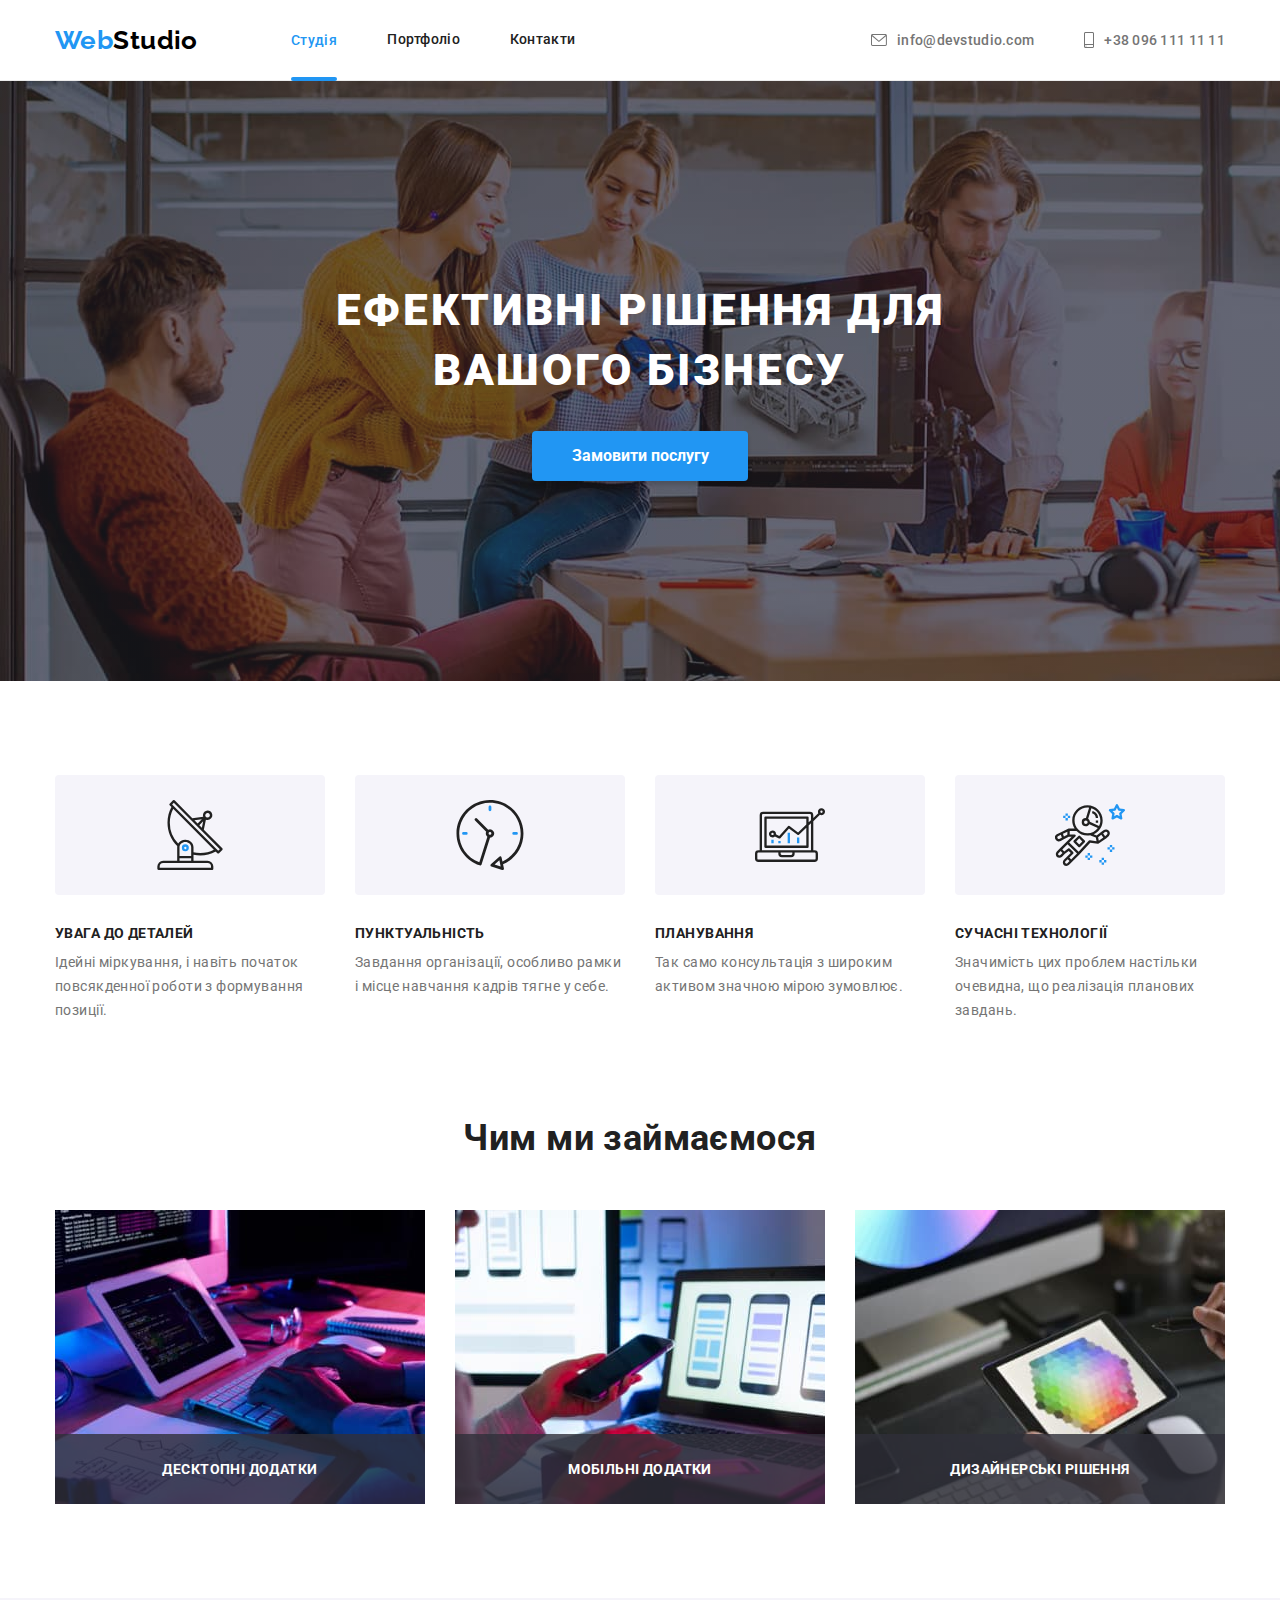
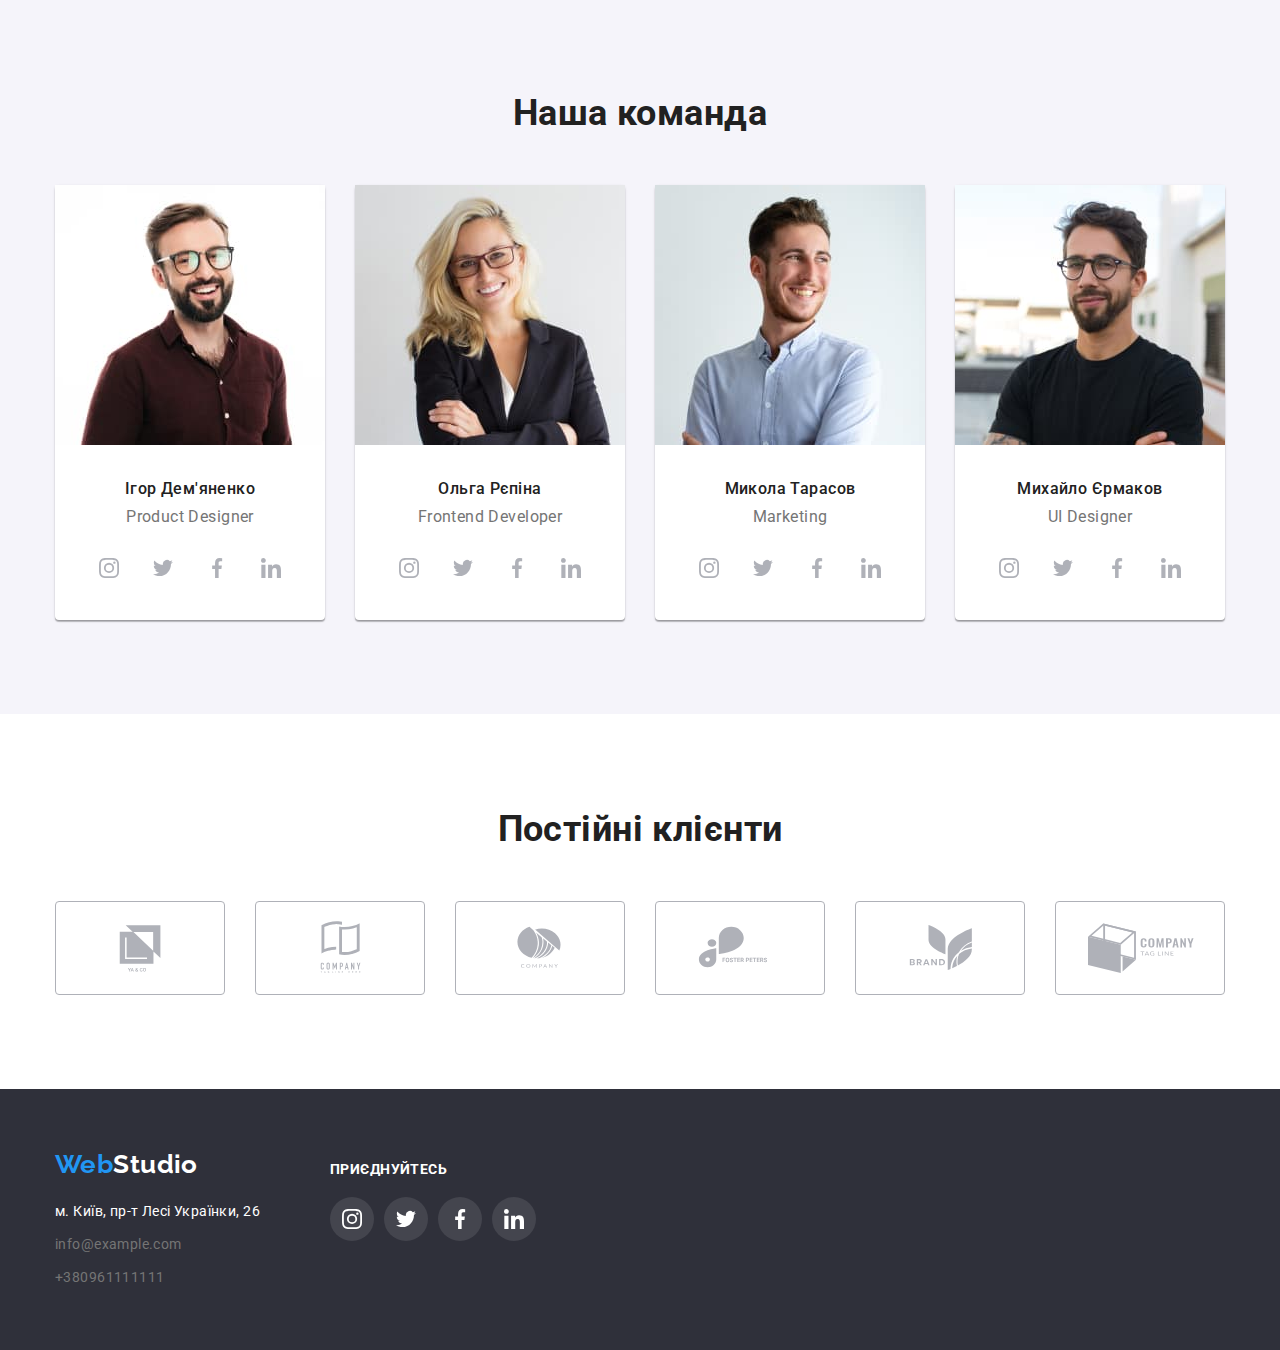
<file: index.html>
<!DOCTYPE html>
<html lang="uk">

<head>
  <meta charset="UTF-8">
  <meta http-equiv="X-UA-Compatible" content="IE=edge">
  <meta name="viewport" content="width=device-width, initial-scale=1.0">
  <link href="./css/normalize.css" rel="stylesheet">
  <link href="https://fonts.googleapis.com/css2?family=Raleway:wght@700&family=Roboto:wght@400;500;700;900&display=swap"
    rel="stylesheet" />
  <link rel="stylesheet" href="./css/styles.css" />
  <link rel="stylesheet" href="./images/icons.svg"/>
  <title>Document</title>
</head>

<body>
  <header class="header">
    <div class="container">
      <div class="header-container">
        <nav class="header-navigation">
          <a class="link web" href="./index.html">Web<span class="studio">Studio</span></a>
          <ul class="list flex-list navigation-list">
            <li><a class="link home current-home" href="./index.html">Студія</a></li>
            <li><a class="link navigation-link" href="./portfolio.html">Портфоліо</a></li>
            <li><a class="link navigation-link" href="#">Контакти</a></li>
          </ul>
        </nav>
        <ul class="list flex-list contact-list">
          <li><a class="link contact-item" href="mailto:info@devstudio.com">
              <svg class="contact-icon" width="16" height="12">
                <use href="./images/icons.svg#icon-letter"></use>
              </svg><span>info@devstudio.com</span></a></li>
          <li><a class="link contact-item" href="tel:+380961111111">
              <svg class="contact-icon" width="10" height="16">
                <use href="./images/icons.svg#icon-smartphone"></use>
              </svg><span>+38 096 111 11 11</span></a></li>
        </ul>
      </div>
    </div>
  </header>
  <main>
    <section class="hero-section">
      <div class="container">
      <div class="hero-content">
        <h1 class="hero-title">Ефективні рішення для вашого бізнесу</h1>
        <button data-modal-open class="main-button btn" type="button">Замовити послугу</button>
      </div>
    </div>
    </section>
    <section class="section">
      <div class="container">
        <h2 class="visually-hidden">Переваги</h2>
        <ul class="list flex-list specialty-list">
          <li class="specialty-item">
            <div class="specialty-icon-background">
              <svg class="specialty-icon">
              <use href="./images/icons.svg#icon-antenna"></use>
            </svg></div>
            <h3 class="specialty-title">Увага до деталей</h3>
            <p>Ідейні міркування, і навіть початок повсякденної роботи з формування позиції.</p>
          </li>
          <li class="specialty-item">
            <div class="specialty-icon-background">
              <svg class="specialty-icon">
                <use href="./images/icons.svg#icon-clock"></use>
              </svg>
            </div>
            <h3 class="specialty-title">Пунктуальність</h3>
            <p>Завдання організації, особливо рамки і місце навчання кадрів тягне у себе.</p>
          </li>
          <li class="specialty-item">
            <div class="specialty-icon-background">
              <svg class="specialty-icon">
                <use href="./images/icons.svg#icon-diagram"></use>
              </svg>
            </div>
            <h3 class="specialty-title">Планування</h3>
            <p>Так само консультація з широким активом значною мірою зумовлює.</p>
          </li>
          <li class="specialty-item">
            <div class="specialty-icon-background"><svg class="specialty-icon">
              <use href="./images/icons.svg#icon-astronaut"></use>
            </svg></div>
            <h3 class="specialty-title">Сучасні технології</h3>
            <p>Значимість цих проблем настільки очевидна, що реалізація планових завдань.</p>
          </li>
        </ul>
      </div>
    </section>
    <section class="service-section">
      <div class="container">
        <h2 class="title">Чим ми займаємося</h2>
        <ul class="list flex-list service-list">
          <li class="service-item"><img class="service-image" src="images/boxone.jpg" alt="Написання коду" width="370">
            <div class="service-background">
              <p class="service-text">Десктопні додатки</p>
            </div>
          </li>
          <li class="service-item"><img class="service-image" src="images/boxtwo.jpg" alt="Створення макету на телефон" width="370">
            <div class="service-background">
              <p class="service-text">Мобільні додатки</p>
            </div>
          </li>
          <li class="service-item"><img class="service-image" src="images/boxthree.jpg" alt="Вибір кольору" width="370">
          <div class="service-background">
            <p class="service-text">Дизайнерські рішення</p>
          </div>
        </li>
        </ul>
      </div>
    </section>
    <section class="team-section">
      <div class="section">
        <div class="container">
          <h2 class="title">Наша команда</h2>
          <ul class="list flex-list team-list">
            <li class="team-item">
              <img src="images/portretone.jpg" alt="Фото Ігоря Дем'яненко" width="270">
              <div class="team-description">
                <h3 class="team-leader">Ігор Дем'яненко</h3>
                <p class="competence">Product Designer</p>
                <ul class="soc-list list">
                  <li class="soc-item"><a href="" class="soc-link">
                    <svg class="soc-icon" width="20" height="20">
                      <use href="./images/icons.svg#icon-instagram"></use>
                    </svg>
                  </a></li>
                  <li class="soc-item"><a href="" class="soc-link">
                    <svg class="soc-icon" width="20" height="20">
                      <use href="./images/icons.svg#icon-twitter"></use>
                    </svg>
                  </a></li>
                  <li class="soc-item"><a href="" class="soc-link">
                    <svg class="soc-icon" width="20" height="20">
                      <use href="./images/icons.svg#icon-facebook"></use>
                    </svg>
                  </a></li>
                  <li class="soc-item"><a href="" class="soc-link">
                    <svg class="soc-icon" width="20" height="20">
                      <use href="./images/icons.svg#icon-linkedin"></use>
                    </svg>
                  </a></li>
                </ul>
              </div>
            </li>
            <li class="team-item">
              <img src="images/portrettwo.jpg" alt="Фото Ольги Рєпіної" width="270">
              <div class="team-description">
                <h3 class="team-leader">Ольга Рєпіна</h3>
                <p class="competence">Frontend Developer</p>
                <ul class="list soc-list">
                  <li class="soc-item"><a href="#" class="soc-link link">
                    <svg class="soc-icon" width="20" height="20">
                      <use href="./images/icons.svg#icon-instagram"></use>
                    </svg>
                  </a></li>
                  <li class="soc-item"><a href="#" class="soc-link link">
                    <svg class="soc-icon" width="20" height="20">
                      <use href="./images/icons.svg#icon-twitter"></use>
                    </svg>
                  </a></li>
                  <li class="soc-item"><a href="#" class="soc-link link">
                    <svg class="soc-icon" width="20" height="20">
                      <use href="./images/icons.svg#icon-facebook"></use>
                    </svg>
                  </a></li>
                  <li class="soc-item"><a href="#" class="soc-link link">
                    <svg class="soc-icon" width="20" height="20">
                      <use href="./images/icons.svg#icon-linkedin"></use>
                    </svg>
                  </a></li>
                </ul>
              </div>
            </li>
            <li class="team-item">
              <img src="images/portretthree.jpg" alt="Фото Миколи Тарасова" width="270">
              <div class="team-description">
                <h3 class="team-leader">Микола Тарасов</h3>
                <p class="competence">Marketing</p>
                <ul class="list soc-list">
                  <li class="soc-item"><a href="#" class="soc-link link">
                    <svg class="soc-icon" width="20" height="20">
                      <use href="./images/icons.svg#icon-instagram"></use>
                    </svg>
                  </a></li>
                  <li class="soc-item"><a href="#" class="soc-link link">
                    <svg class="soc-icon" width="20" height="20">
                      <use href="./images/icons.svg#icon-twitter"></use>
                    </svg>
                  </a></li>
                  <li class="soc-item"><a href="#" class="soc-link link">
                    <svg class="soc-icon" width="20" height="20">
                      <use href="./images/icons.svg#icon-facebook"></use>
                    </svg>
                  </a></li>
                  <li class="soc-item"><a href="#" class="soc-link link">
                    <svg class="soc-icon" width="20" height="20">
                      <use href="./images/icons.svg#icon-linkedin"></use>
                    </svg>
                  </a></li>
                </ul>
              </div>
            </li>
            <li class="team-item">
              <img src="images/portretfour.jpg" alt="Фото Михайла Єрмакова" width="270">
              <div class="team-description">
                <h3 class="team-leader">Михайло Єрмаков</h3>
                <p class="competence">UI Designer</p>
                <ul class="list soc-list">
                  <li class="soc-item"><a href="#" class="soc-link link">
                    <svg class="soc-icon" width="20" height="20">
                      <use href="./images/icons.svg#icon-instagram"></use>
                    </svg>
                  </a></li>
                  <li class="soc-item"><a href="#" class="soc-link link">
                    <svg class="soc-icon" width="20" height="20">
                      <use href="./images/icons.svg#icon-twitter"></use>
                    </svg>
                  </a></li>
                  <li class="soc-item"><a href="#" class="soc-link link">
                    <svg class="soc-icon" width="20" height="20">
                      <use href="./images/icons.svg#icon-facebook"></use>
                    </svg>
                  </a></li>
                  <li class="soc-item"><a href="#" class="soc-link link">
                    <svg class="soc-icon" width="20" height="20">
                      <use href="./images/icons.svg#icon-linkedin"></use>
                    </svg>
                  </a></li>
                </ul>
              </div>
            </li>
          </ul>
        </div>
      </div>
    </section>
    <section class="section">
      <div class="container">
      <h2 class="title">Постійні клієнти</h2>
      <ul class="list clients-list">
        <li class="clients-item"><a href="" class="clients-link"><svg class="clients-icon" width="106" height="60">
          <use href="./images/icons.svg#icon-logo1"></use>
        </svg></a>
      </li>
        <li class="clients-item"><a href="" class="clients-link"><svg class="clients-icon" width="106" height="60">
          <use href="./images/icons.svg#icon-logo2"></use>
        </svg></a></li>
        <li class="clients-item"><a href="" class="clients-link"><svg class="clients-icon" width="106" height="60">
          <use href="./images/icons.svg#icon-logo3"></use>
        </svg></a></li>
        <li class="clients-item"><a href="" class="clients-link"><svg class="clients-icon" width="106" height="60">
          <use href="./images/icons.svg#icon-logo4"></use>
        </svg></a></li>
        <li class="clients-item"><a href="" class="clients-link"><svg class="clients-icon" width="106" height="60">
          <use href="./images/icons.svg#icon-logo5"></use>
        </svg></a></li>
        <li class="clients-item"><a href="" class="clients-link"><svg class="clients-icon" width="106" height="60">
          <use href="./images/icons.svg#icon-logo6"></use>
        </svg></a></li>
      </ul>
      </div>
    </section>
  </main>
  <footer class="foot">
    <div class="container footer-container">
      <div>
        <a class="link logo" href="./index.html">Web<span class="logo-footer">Studio</span></a>
        <address>
          <ul class="footer-list">
            <li class="list footer-item"><a class="link map" href="https://goo.gl/maps/GycgCXqMDb9yf3LZ9">м. Київ, пр-т
                Лесі Українки,
                26</a></li>
            <li class="list footer-item"><a class="link contacts" href="mailto:info@example.com">info@example.com</a></li>
            <li class="list footer-item"><a class="link contacts" href="tel:+38096111111">+380961111111</a></li>
          </ul>
        </address>
      </div>
      <div class="join">
        <h2 class="join-header">приєднуйтесь</h2>
        <ul class="join-list list">
          <li class="join-item"><a href="" class="join-link">
              <svg class="join-icon" width="20" height="20">
                <use href="./images/icons.svg#icon-instagram"></use>
              </svg>
            </a></li>
          <li class="join-item"><a href="" class="join-link">
              <svg class="join-icon" width="20" height="20">
                <use href="./images/icons.svg#icon-twitter"></use>
              </svg>
            </a></li>
          <li class="join-item"><a href="" class="join-link">
              <svg class="join-icon" width="20" height="20">
                <use href="./images/icons.svg#icon-facebook"></use>
              </svg>
            </a></li>
          <li class="join-item"><a href="" class="join-link">
              <svg class="join-icon" width="20" height="20">
                <use href="./images/icons.svg#icon-linkedin"></use>
              </svg>
            </a></li>
        </ul>
      </div>
    </div>
  </footer>
  <div class="backdrop is-hidden" data-modal>
    <div class="modal">
        <button class="close-button" data-modal-close>
        <svg class="icon-modal-close" width="18px" height="18px">
          <use href="./images/icons.svg#icon-close"></use>
        </svg>
      </button>
    </div>
  </div>
    <script src="./js/modal.js"></script>
</body>

</html>
</file>
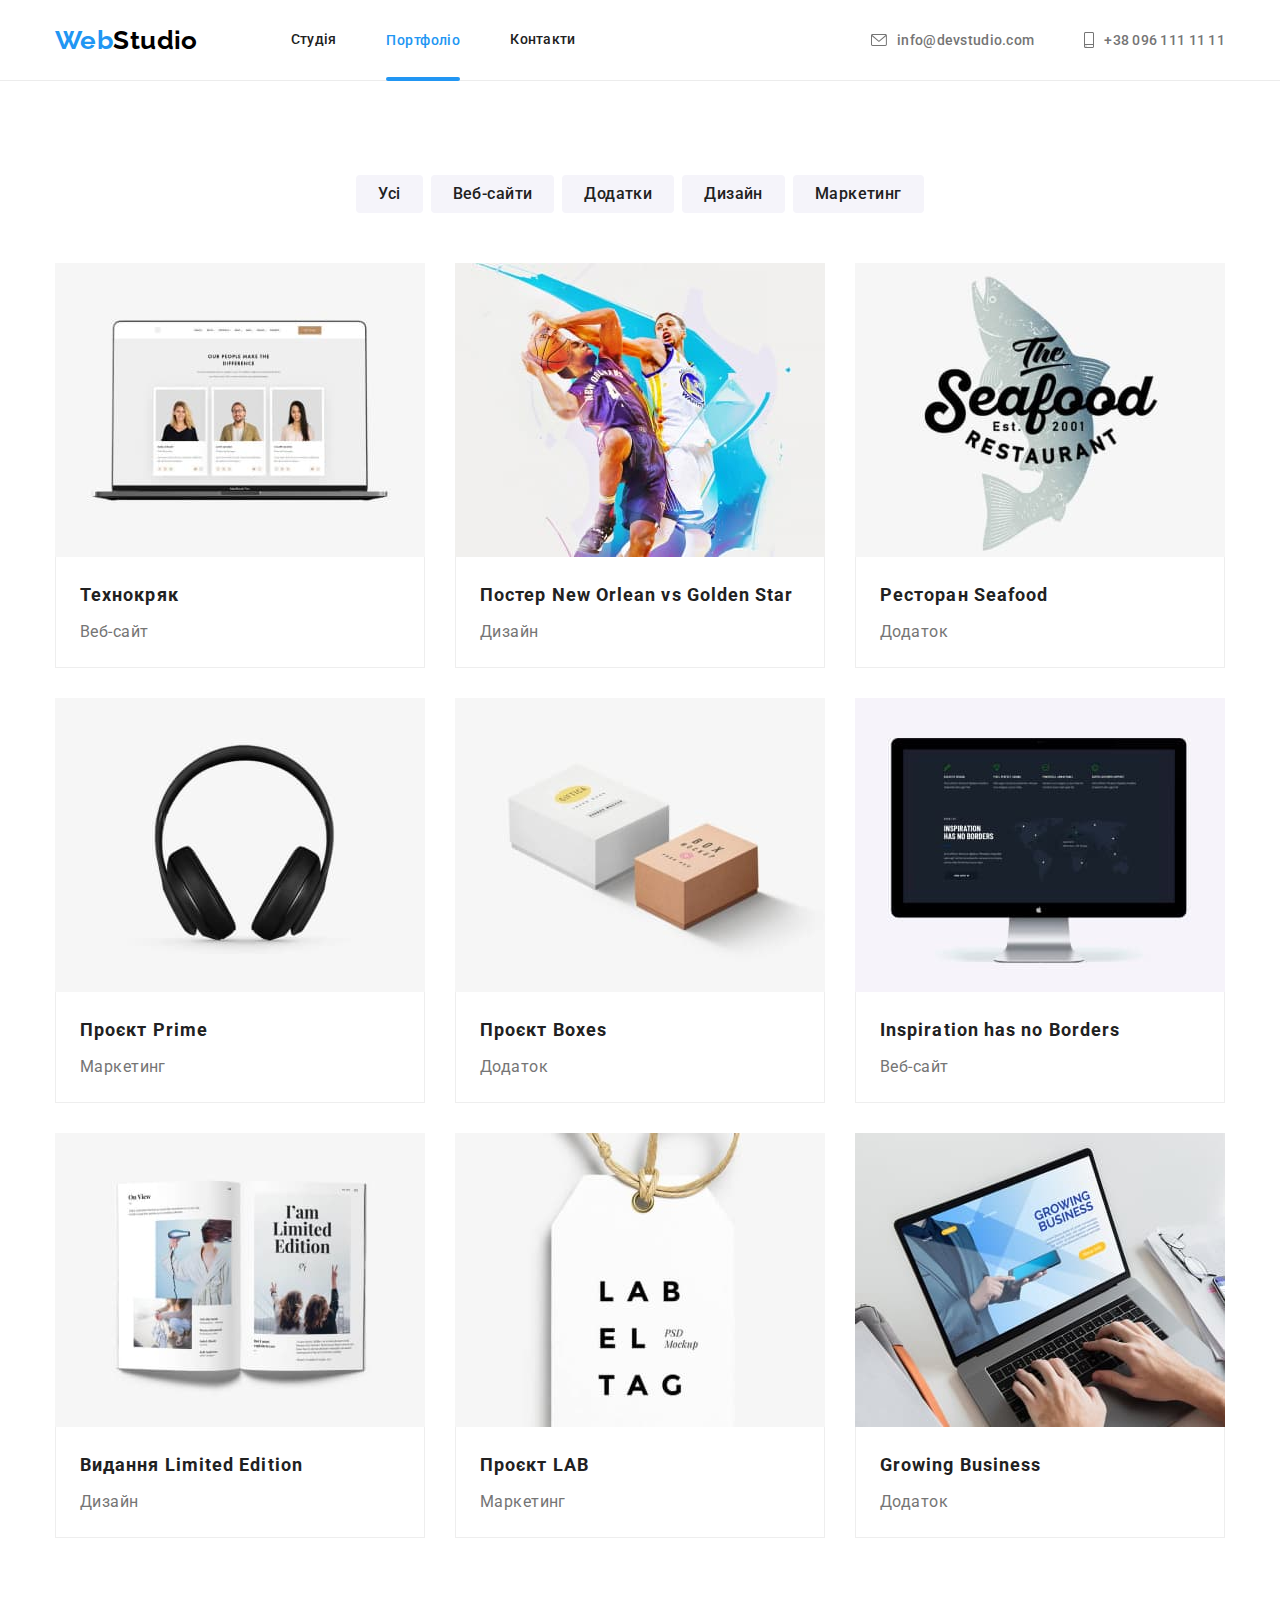
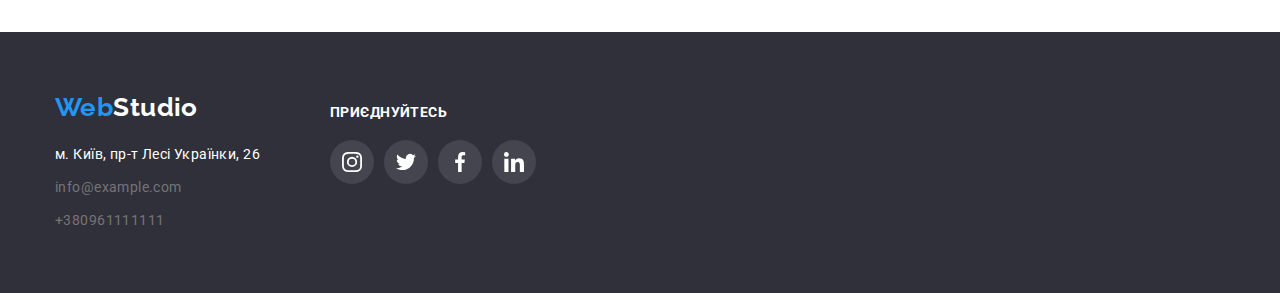
<file: portfolio.html>
<!DOCTYPE html>
<html lang="uk">

<head>
  <meta charset="UTF-8">
  <meta http-equiv="X-UA-Compatible" content="IE=edge">
  <meta name="viewport" content="width=device-width, initial-scale=1.0">
  <link rel="stylesheet" href="./css/normalize.css" />
  <link href="https://fonts.googleapis.com/css2?family=Raleway:wght@700&family=Roboto:wght@400;500;700;900&display=swap"
    rel="stylesheet" />
  <link rel="stylesheet" href="./css/styles.css" />
  <link rel="stylesheet" href="./images/icons.svg" />
  <title>Document</title>
</head>

<body>
  <header class="header">
    <div class="container">
      <div class="header-container">
        <nav class="header-navigation">
          <a class="link web" href="./portfolio.html">Web<span class="studio">Studio</span></a>
          <ul class="list flex-list navigation-list">
            <li><a class="link navigation-link" href="./index.html">Студія</a></li>
            <li><a class="link home current-home" href="./portfolio.html">Портфоліо</a></li>
            <li><a class="link navigation-link" href="#">Контакти</a></li>
          </ul>
        </nav>
        <ul class="list flex-list contact-list">
          <li><a class="link contact-item" href="mailto:info@devstudio.com">
              <svg class="contact-icon" width="16" height="12">
                <use href="./images/icons.svg#icon-letter"></use>
              </svg><span>info@devstudio.com</span></a></li>
          <li><a class="link contact-item" href="tel:+380961111111">
              <svg class="contact-icon" width="10" height="16">
                <use href="./images/icons.svg#icon-smartphone"></use>
              </svg><span>+38 096 111 11 11</span></a></li>
        </ul>
      </div>
    </div>
  </header>
  <main>
    <div class="container">
      <div class="section">
        <h1 class="visually-hidden">Портфоліо</h1>
        <ul class="list portfolio-list">
          <li>
            <button class="portfolio-menu btn" type="button">Усі</button>
          </li>
          <li>
            <button class="portfolio-menu btn" type="button">Веб-сайти</button>
          </li>
          <li>
            <button class="portfolio-menu btn" type="button">Додатки</button>
          </li>
          <li>
            <button class="portfolio-menu btn" type="button">Дизайн</button>
          </li>
          <li>
            <button class="portfolio-menu btn" type="button">Маркетинг</button>
          </li>
        </ul>
        <ul class="list flex-list project-list">
          <li class="project-list-item">
            <a href="" class="project-link">
            <div class="project-list-overlay">
            <img class="project-item" src="images/website.jpg" alt="ноутбук" width="370" />
            <p class="overlay">Ресурс пропонує комплексні пропозиції з різним рівнем функціоналу та сервісів. Все це дозволить відвідувачу отримати
            вичерпні відомості про компанію чи приватну особу.</p>
            </div>
            <div class="project-description">
              <h2 class="projects">Технокряк</h2>
              <p class="project-type">Веб-сайт</p>
            </div>
            </a>
          </li>
          <li class="project-list-item">
            <a href="" class="project-link">
            <div class="project-list-overlay">
            <img class="project-item" src="images/design.jpg" alt="постер баскетбольної гри" width="370" />
            <p class="overlay">Ресурс пропонує комплексні пропозиції з різним рівнем функціоналу та сервісів. Все це дозволить
              відвідувачу отримати
              вичерпні відомості про компанію чи приватну особу.</p>
              </div>
            <div class="project-description">
              <h2 class="projects">Постер New Orlean vs Golden Star</h2>
              <p class="project-type">Дизайн</p>
            </div>
            </a>
          </li>
          <li class="project-list-item">
            <a href="" class="project-link">
            <div class="project-list-overlay">
            <img class="project-item" src="images/application.jpg" alt="риба з назвою ресторану" width="370" />
            <p class="overlay">Ресурс пропонує комплексні пропозиції з різним рівнем функціоналу та сервісів. Все це дозволить
              відвідувачу отримати
              вичерпні відомості про компанію чи приватну особу.</p>
              </div>
            <div class="project-description">
              <h2 class="projects">Ресторан Seafood</h2>
              <p class="project-type">Додаток</p>
            </div>
            </a>
          </li>
          <li class="project-list-item">
            <a href="" class="project-link">
            <div class="project-list-overlay">
            <img class="project-item" src="images/projectprime.jpg" alt="наушники" width="370" />
            <p class="overlay">Ресурс пропонує комплексні пропозиції з різним рівнем функціоналу та сервісів. Все це дозволить
              відвідувачу отримати
              вичерпні відомості про компанію чи приватну особу.</p>
              </div>
            <div class="project-description">
              <h2 class="projects">Проєкт Prime</h2>
              <p class="project-type">Маркетинг</p>
            </div>
            </a>
          </li>
          <li class="project-list-item">
            <a href="" class="project-link">
            <div class="project-list-overlay">
            <img class="project-item" src="images/projectboxes.jpg" alt="дві коробочки" width="370" />
            <p class="overlay">Ресурс пропонує комплексні пропозиції з різним рівнем функціоналу та сервісів. Все це дозволить
              відвідувачу отримати
              вичерпні відомості про компанію чи приватну особу.</p>
              </div>
            <div class="project-description">
              <h2 class="projects">Проєкт Boxes</h2>
              <p class="project-type">Додаток</p>
            </div>
            </a>
          </li>
          <li class="project-list-item">
            <a href="" class="project-link">
            <div class="project-list-overlay">
            <img class="project-item" src="images/inspiration.jpg" alt="монітор комп'ютера" width="370" />
            <p class="overlay">Ресурс пропонує комплексні пропозиції з різним рівнем функціоналу та сервісів. Все це дозволить
              відвідувачу отримати
              вичерпні відомості про компанію чи приватну особу.</p>
              </div>
            <div class="project-description">
              <h2 class="projects">Inspiration has no Borders</h2>
              <p class="project-type">Веб-сайт</p>
            </div>
            </a>
          </li>
          <li class="project-list-item">
            <a href="" class="project-link">
            <div class="project-list-overlay">
            <img class="project-item" src="images/projectlimited.jpg" alt="книга" width="370" />
            <p class="overlay">Ресурс пропонує комплексні пропозиції з різним рівнем функціоналу та сервісів. Все це дозволить
              відвідувачу отримати
              вичерпні відомості про компанію чи приватну особу.</p>
              </div>
            <div class="project-description">
              <h2 class="projects">Видання Limited Edition</h2>
              <p class="project-type">Дизайн</p>
            </div>
            </a>
          </li>
          <li class="project-list-item">
            <a href="" class="project-link">
            <div class="project-list-overlay">
            <img class="project-item" src="images/projectlab.jpg" alt="бірочка" width="370" />
            <p class="overlay">Ресурс пропонує комплексні пропозиції з різним рівнем функціоналу та сервісів. Все це дозволить
              відвідувачу отримати
              вичерпні відомості про компанію чи приватну особу.</p>
            </div>            
            <div class="project-description">
              <h2 class="projects">Проєкт LAB</h2>
              <p class="project-type">Маркетинг</p>
            </div>
            </a>
          </li>
          <li class="project-list-item">
            <a href="" class="project-link">
            <div class="project-list-overlay">
            <img class="project-item" src="images/businessapplication.jpg" alt="бізнесмен за ноутбуком" width="370" />
            <p class="overlay">Ресурс пропонує комплексні пропозиції з різним рівнем функціоналу та сервісів. Все це дозволить
              відвідувачу отримати
              вичерпні відомості про компанію чи приватну особу.</p>
              </div>
            <div class="project-description">
              <h2 class="projects">Growing Business</h2>
              <p class="project-type">Додаток</p>
            </div>
            </a>
          </li>
        </ul>
      </div>
    </div>
  </main>
  <footer class="foot">
    <div class="container footer-container">
      <div>
      <a class="link logo" href="./portfolio.html">Web<span class="logo-footer">Studio</span></a>
      <address>
        <ul class="footer-list">
          <li class="list footer-item"><a class="link map" href="https://goo.gl/maps/GycgCXqMDb9yf3LZ9">м. Київ, пр-т
              Лесі Українки,
              26</a></li>
          <li class="list footer-item"><a class="link contacts" href="mailto:info@example.com">info@example.com</a></li>
          <li class="list footer-item"><a class="link contacts" href="tel:+38096111111">+380961111111</a></li>
        </ul>
      </address></div>
      <div class="join">
        <h2 class="join-header">приєднуйтесь</h2>
        <ul class="join-list list">
          <li class="join-item"><a href="" class="join-link">
              <svg class="join-icon" width="20" height="20">
                <use href="./images/icons.svg#icon-instagram"></use>
              </svg>
            </a></li>
          <li class="join-item"><a href="" class="join-link">
              <svg class="join-icon" width="20" height="20">
                <use href="./images/icons.svg#icon-twitter"></use>
              </svg>
            </a></li>
          <li class="join-item"><a href="" class="join-link">
              <svg class="join-icon" width="20" height="20">
                <use href="./images/icons.svg#icon-facebook"></use>
              </svg>
            </a></li>
          <li class="join-item"><a href="" class="join-link">
              <svg class="join-icon" width="20" height="20">
                <use href="./images/icons.svg#icon-linkedin"></use>
              </svg>
            </a></li>
        </ul>
      </div>
    </div>
  </footer>
</body>

</html>
</file>
<file: css/styles.css>
/* змінні */
:root {
    --color-white: #fff;
    --color-black: #000;
    --button-background-color: #F5F4FA;
    --footer-background-color: #2F303A;
    --color-decoration: #2196F3;
    --color-text: #757575;
    --color-title: #212121;
    --contacts-text-color: rgba(255, 255, 255, 0.6);
    --color-button-active: #188CE8;
    --color-icon: #AFB1B8;
    --animation-timing-function: cubic-bezier(0.4, 0, 0.2, 1) ;
    --modal-shadow: 0px 1px 3px rgba(0, 0, 0, 0.12), 0px 1px 1px rgba(0, 0, 0, 0.14), 0px 2px 1px rgba(0, 0, 0, 0.2);
    --project-list-shadow: 0px 1px 1px rgba(0, 0, 0, 0.12),
        0px 4px 4px rgba(0, 0, 0, 0.06),
        1px 4px 6px rgba(0, 0, 0, 0.16);
    --portfolio-button-shadow: 0px 3px 1px rgba(0, 0, 0, 0.1),
        0px 1px 2px rgba(0, 0, 0, 0.08),
        0px 2px 2px rgba(0, 0, 0, 0.12);
}

/* головне */
body {
    font-family: 'Roboto';
    font-size: 14px;
    line-height: 1.7142;
    letter-spacing: 0.03em;
    color: var(--color-text);
}

ul {
    padding: 0;
    margin: 0;
}

p {
    margin: 0;
}

img {
    display: block;
}

.container {
    width: 1200px;
    padding: 0 15px;
    margin: auto;
}

.list {
    list-style-type: none;
}

.flex-list {
    display: flex;
}

.section {
    padding: 94px 0;
}

/* навігація */
.header {
    border-bottom: 1px solid #ECECEC;
}

.header-container {
    display: flex;
    align-items: center;
    justify-content: space-between;
}

.header-navigation {
    display: flex;
    justify-content: space-between;
    align-items: center;
    margin: 0;
}

.link {
    text-decoration: none;
    transition: color 250ms var(--animation-timing-function);
}

.link:hover,
.link:focus {
    color: var(--color-decoration);
}

.web {
    margin-right: 93px;
    padding: 24px 0;
    font-family: 'Raleway';
    font-weight: 700;
    font-size: 26px;
    line-height: 1.1923;
    color: var(--color-decoration);
}

.studio {
    font-family: 'Raleway';
    font-weight: 700;
    font-size: 26px;
    line-height: 1.1923;
    color: var(--color-black);
}

.home {
    position: relative;
    display: block;
    padding: 32px 0;
    font-weight: 500;
    line-height: 1.1428;
    color: var(--color-decoration);

}

.current-home::after {
    content: '';
    width: 100%;
    height: 4px;
    position: absolute;
    left: 0;
    bottom: -1px;
    border-radius: 2px;
    background-color: var(--color-decoration);

}

.navigation-list {
    align-items: center;
    gap: 50px;
    margin: 0;
}

.navigation-link {
    padding: 32px 0;
    font-weight: 500;
    line-height: 1.1428;
    letter-spacing: 0.02em;
    color: var(--color-title);
}

.contact-list {
    gap: 50px;
    margin: 0;
}

.contact-item {
    text-decoration: none;
    display: flex;
    align-items: center;
    padding: 32px 0;
    font-weight: 500;
    line-height: 1.1428;
    letter-spacing: 0.02em;
    color: currentColor;
}

.contact-icon {
    margin-right: 10px;
    fill: currentColor;
}

/* шапка */
.hero-section {
    background-color: var(--footer-background-color);
    padding-top: 200px;
    padding-bottom: 200px;
    background-image: linear-gradient(rgba(47, 48, 58, 0.4), rgba(47, 48, 58, 0.4)),  url("../images/hero-image.jpg");
    background-size: 1600px;
}

.hero-content {
    display: flex;
    flex-direction: column;
    align-items: center;
    gap: 30px;
}

.hero-title {
    width: 696px;
    margin: 0;
    text-align: center;
    font-weight: 900;
    font-size: 44px;
    line-height: 1.3636;
    letter-spacing: 0.06em;
    text-transform: uppercase;
    color: var(--color-white);
}

.main-button {
    width: 216px;
    height: 50px;
    background-color: var(--color-decoration);
    box-shadow: 0px 4px 4px rgba(0, 0, 0, 0.15);
    border-radius: 4px;
    font-family: 'Roboto';
    font-weight: 700;
    font-size: 16px;
    line-height: 1.9;
    color: var(--color-white);
    transition: background-color 250ms var(--animation-timing-function);
}

.main-button:hover,
.main-button:focus {
        background-color: var(--color-button-active);
    
}

.btn {
    border: none;
    cursor: pointer;
}

/* особливості */
.visually-hidden {
    position: absolute;
    white-space: nowrap;
    width: 1px;
    height: 1px;
    overflow: hidden;
    border: 0;
    padding: 0;
    clip: rect(0 0 0 0);
    clip-path: inset(50%);
    margin: -1px;
}

.specialty-list {
    gap: 30px;
}

.specialty-item {
    padding: 0;
}

.specialty-icon-background {
    padding: 25px 100px;
    margin-bottom: 30px;
    border-radius: 4px;
    background-color: var(--button-background-color);
}

.specialty-icon {
    display: block;
    width: 70px;
    height: 70px;
}

.specialty-title {
    margin: 0 0 10px;
    font-size: 14px;
    line-height: 1.15;
    text-transform: uppercase;
    color: var(--color-title);
}

/* чим ми займаємось */
.service-section {
    padding-bottom: 94px;
}

.title {
    margin: 0 0 50px;
    text-align: center;
    font-size: 36px;
    font-weight: 700;
    line-height: 1.2;
    color: var(--color-title);
}

.service-list {
    justify-content: space-between;
}

.service-item {
    display: block;
    position: relative;

}
.service-image {

}
.service-background {
    position: absolute;
    display: flex;
    justify-content: center;
    align-items: center;
    bottom: 0px;
    width: 100%;
    height: 70px;
    background-color: rgba(47, 48, 58, 0.8);

}

.service-text {
    text-transform: uppercase;
    font-weight: 700;
    line-height: 1.1428;
    color: var(--color-white);

}

/* команда */
.team-section {
    background-color: var(--button-background-color);
} 

.team-list {
    justify-content: space-between;
}

.team-item {
    background-color: var(--color-white);
    width: 270px;
    box-shadow: var(--modal-shadow);
    border-radius: 4px;
}

.team-description {
    display: flex;
    flex-direction: column;
    align-items: center;
    padding: 30px 0;


}

.team-leader {
    margin: 0;
    font-weight: 500;
    font-size: 16px;
    color: var(--color-title);
}

.competence {
    margin: 0;
    font-size: 16px;
}

.soc-list {
    display: flex;
    margin-top: 16px;
    gap: 10px;
}

.soc-icon {
    fill: var(--color-icon);
    transition: fill 250ms var(--animation-timing-function);
}

.soc-link {
    display: flex;
    justify-content: center;
    align-items: center;
    width: 44px;
    height: 44px;
    border-radius: 50%;
    transition: background-color 250ms var(--animation-timing-function);
}

.soc-link:hover,
.soc-link:focus {
    background-color: var(--color-decoration);
}

.soc-link:hover .soc-icon,
.soc-link:focus .soc-icon {
    fill: var(--color-white);
}

/* Постійні клієнти */

.clients-list {
    display: flex;
    justify-content: space-between;
}

.clients-link {
    display:block;
    padding: 16px 32px;
    border: 1px solid var(--color-icon);
    border-radius: 4px;
    width: 170px;
    transition: border 250ms var(--animation-timing-function);
}

.clients-link:hover,
.clients-link:focus {
    cursor: pointer;
    border: 1px solid var(--color-decoration);
}

.clients-icon {
    display: block;
    fill: var(--color-icon);
    transition: fill 250ms var(--animation-timing-function);
}

.clients-link:hover .clients-icon,
.clients-link:focus .clients-icon {
    fill: var(--color-decoration);
}


/* підвал */
.foot {
    background-color: var(--footer-background-color);
    padding: 60px 0;
}

.footer-container {
    display: flex;
}

.logo {
    display: block;
    margin-bottom: 20px;
    font-family: 'Raleway';
    font-weight: 700;
    font-size: 26px;
    line-height: 1.1923;
    color: var(--color-decoration);
}

.logo-footer {
    color: var(--color-white);
}

.footer-list {
    display: flex;
    flex-direction: column;
    gap: 9px;
}

.map {
    color: var(--color-white);
    font-style: normal;
}

.contacts {
    color: var(--contacts-footer-text-color);
    font-style: normal;
}

.join {
    margin-left: 70px;
}

.join-header {
    font-size: inherit;
    line-height: 1.1428;
    text-align: left;
    color: var(--color-white);
    text-transform: uppercase;
    margin-bottom: 20px;
    margin-top: 12px;
}

.join-list {
    display: flex;
    gap: 10px;
}

.join-link {
    display: flex;
    justify-content: center;
    align-items: center;
    width: 44px;
    height: 44px;
    border-radius: 50%;
    background-color: rgba(255, 255, 255, 0.1);

    transition: background-color 250ms var(--animation-timing-function);
}

.join-link:hover,
.join-link:focus {
    background-color: var(--color-decoration);
}

.join-icon {
    fill: var(--color-white);
}


/* портфоліо */
.portfolio-list {
    display: flex;
    gap: 8px;
    justify-content: center;
    margin-bottom: 50px;
}

.portfolio-menu {
    padding: 6px 22px;
    font-family: inherit;
    background-color: var(--button-background-color);
    color: var(--color-title);
    font-weight: 500;
    font-size: 16px;
    line-height: 1.625;
    border-radius: 4px;
    letter-spacing: inherit;

    transition: background-color 250ms var(--animation-timing-function), color 250ms var(--animation-timing-function);
}

.portfolio-menu:hover,
.portfolio-menu:focus {
    background-color: var(--color-decoration);
    color: var(--color-white);
    box-shadow: var(--portfolio-button-shadow);
    border-radius: 4px;
    
}

.project-list {
    flex-wrap: wrap;
    gap: 30px;
}

.project-link {
    text-decoration: none;
    display: block;
}

.project-link:hover,
.project-link:focus {
    box-shadow: var(--project-list-shadow);
    transition: box-shadow 250ms var(--animation-timing-function);
}

.project-list-overlay {
    position: relative;
    overflow: hidden;
}

.project-link:hover .overlay,
.project-link:focus .overlay {
    transform: translateY(0);
}

.overlay {
    position: absolute;
    width: 100%;
    height: 100%;
    top: 0;
    background-color: rgba(33, 150, 243, 0.9);
    transform: translateY(100%);
    transition: transform 250ms var(--animation-timing-function);

    padding: 63px 24px;
    font-size: 18px;
    line-height: 1.5555;
    color: var(--color-white);
}

.project-item {
    display: block;
}

.project-description {
    padding: 20px 24px;
    border: 1px solid #EEEEEE;
    border-top: 0;
}

.projects {
    margin: 0 0 4px;
    text-align: left;
    font-weight: 700;
    font-size: 18px;
    line-height: 2;
    letter-spacing: 0.06em;
    color: var(--color-title);
}

.project-type {
    margin: 0;
    text-align: left;
    font-size: 16px;
    line-height: 1.875;
    color: var(--color-text);
}

/* модальне вікно */

.backdrop.is-hidden {
    visibility: hidden;
    opacity: 0;
    pointer-events: none;
    transition: transform 250ms, opacity 250ms, visibility 250ms;
}

.backdrop.is-hidden .modal {
    transform: translate(-50%, -50%) scale(0.9);
}

.backdrop {
    position: fixed;
    left: 0;
    top: 0;
    width: 100%;
    height: 100%;
    background-color: rgba(0, 0, 0, 0.2);
    transition: opacity 250ms var(--animation-timing-function);

}

.modal {
    position: absolute;
    top: 50%;
    left: 50%;
    transform: translate(-50%, -50%) scale(1);
    transition: transform 250ms var(--animation-timing-function);
    width: 528px;
    max-height: 581px;
    height: 100%;
    overflow: auto;
    background-color: var(--color-white);
    box-shadow: var(--modal-shadow);
    border-radius: 4px;

}

.close-button {
    display: flex;
    justify-content: center;
    align-items: center;
    position: absolute;
    right: 8px;
    top: 8px;
    width: 30px;
    height: 30px;
    background-color: var(--color-white);
    border: 1px solid rgba(0, 0, 0, 0.1);
    border-radius: 50%;

}

.close-button:hover {
    cursor: pointer;
    fill: var(--color-decoration);

}
</file>
